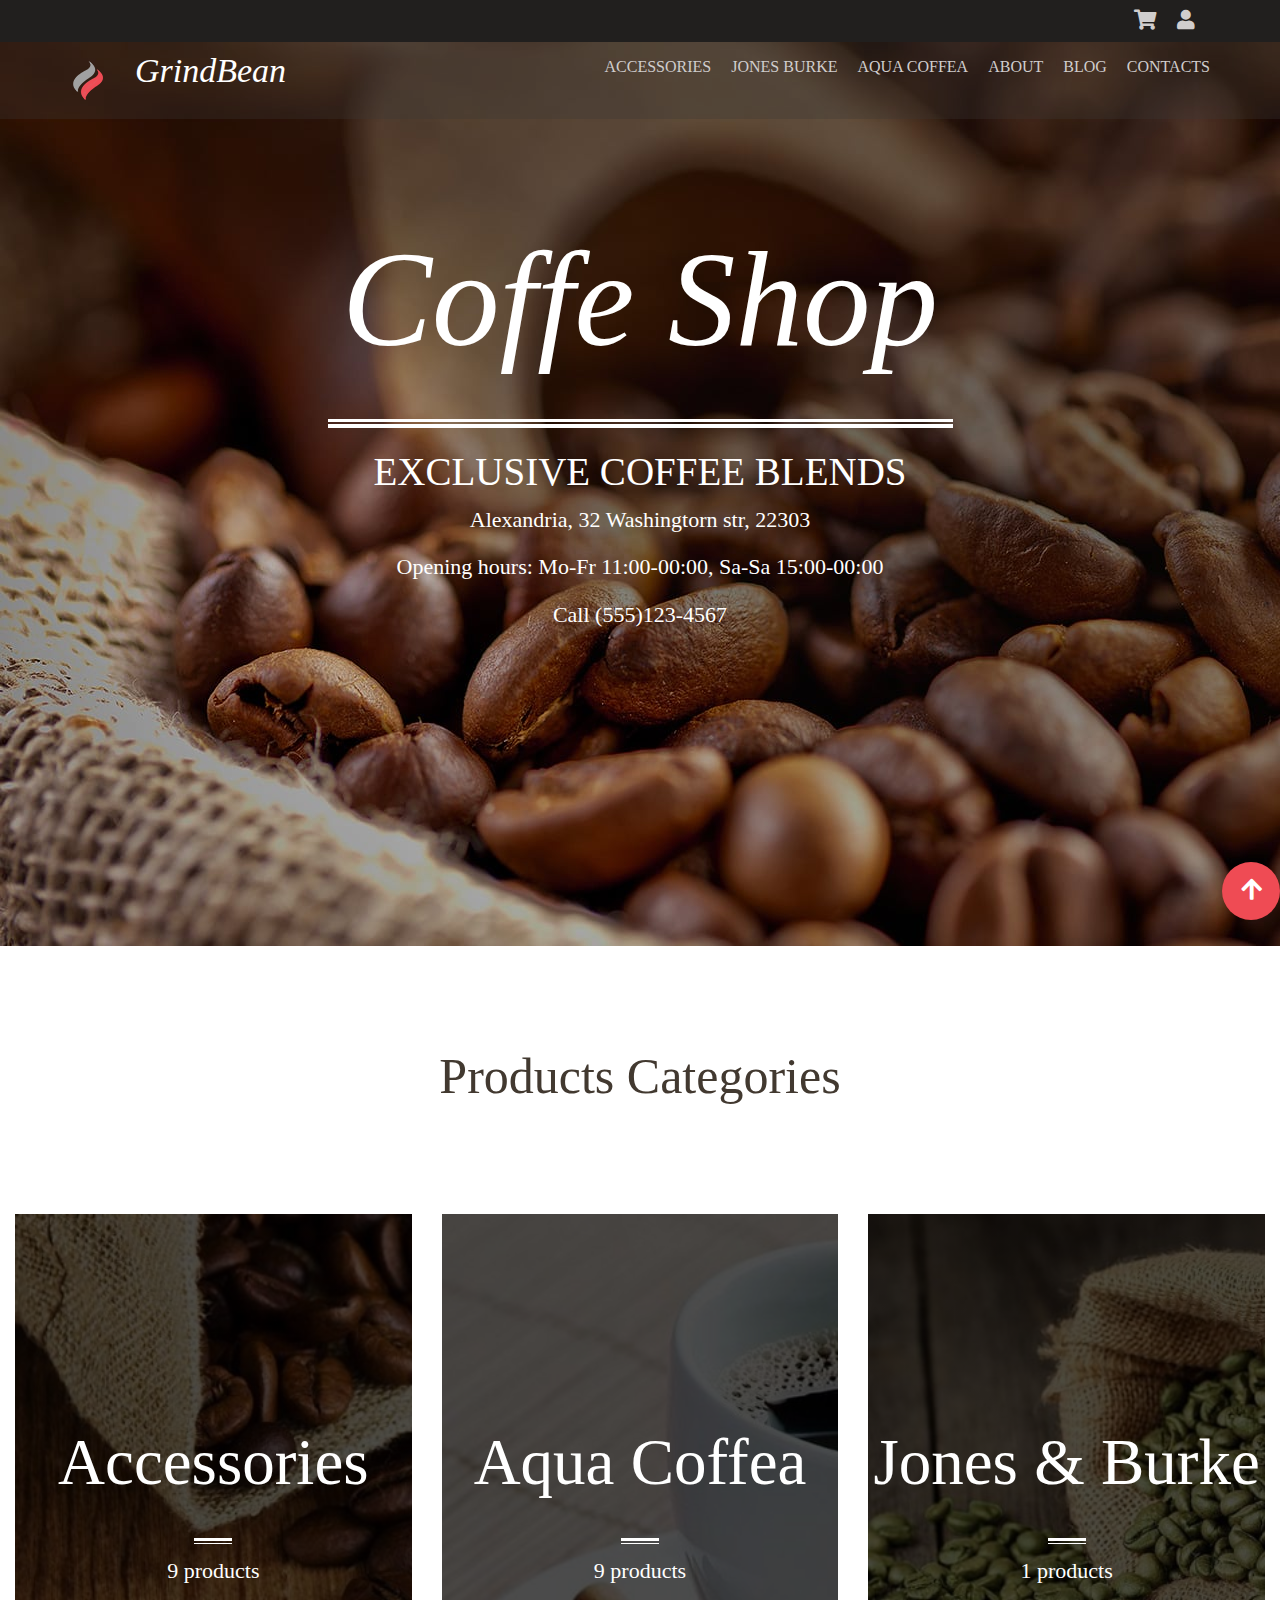
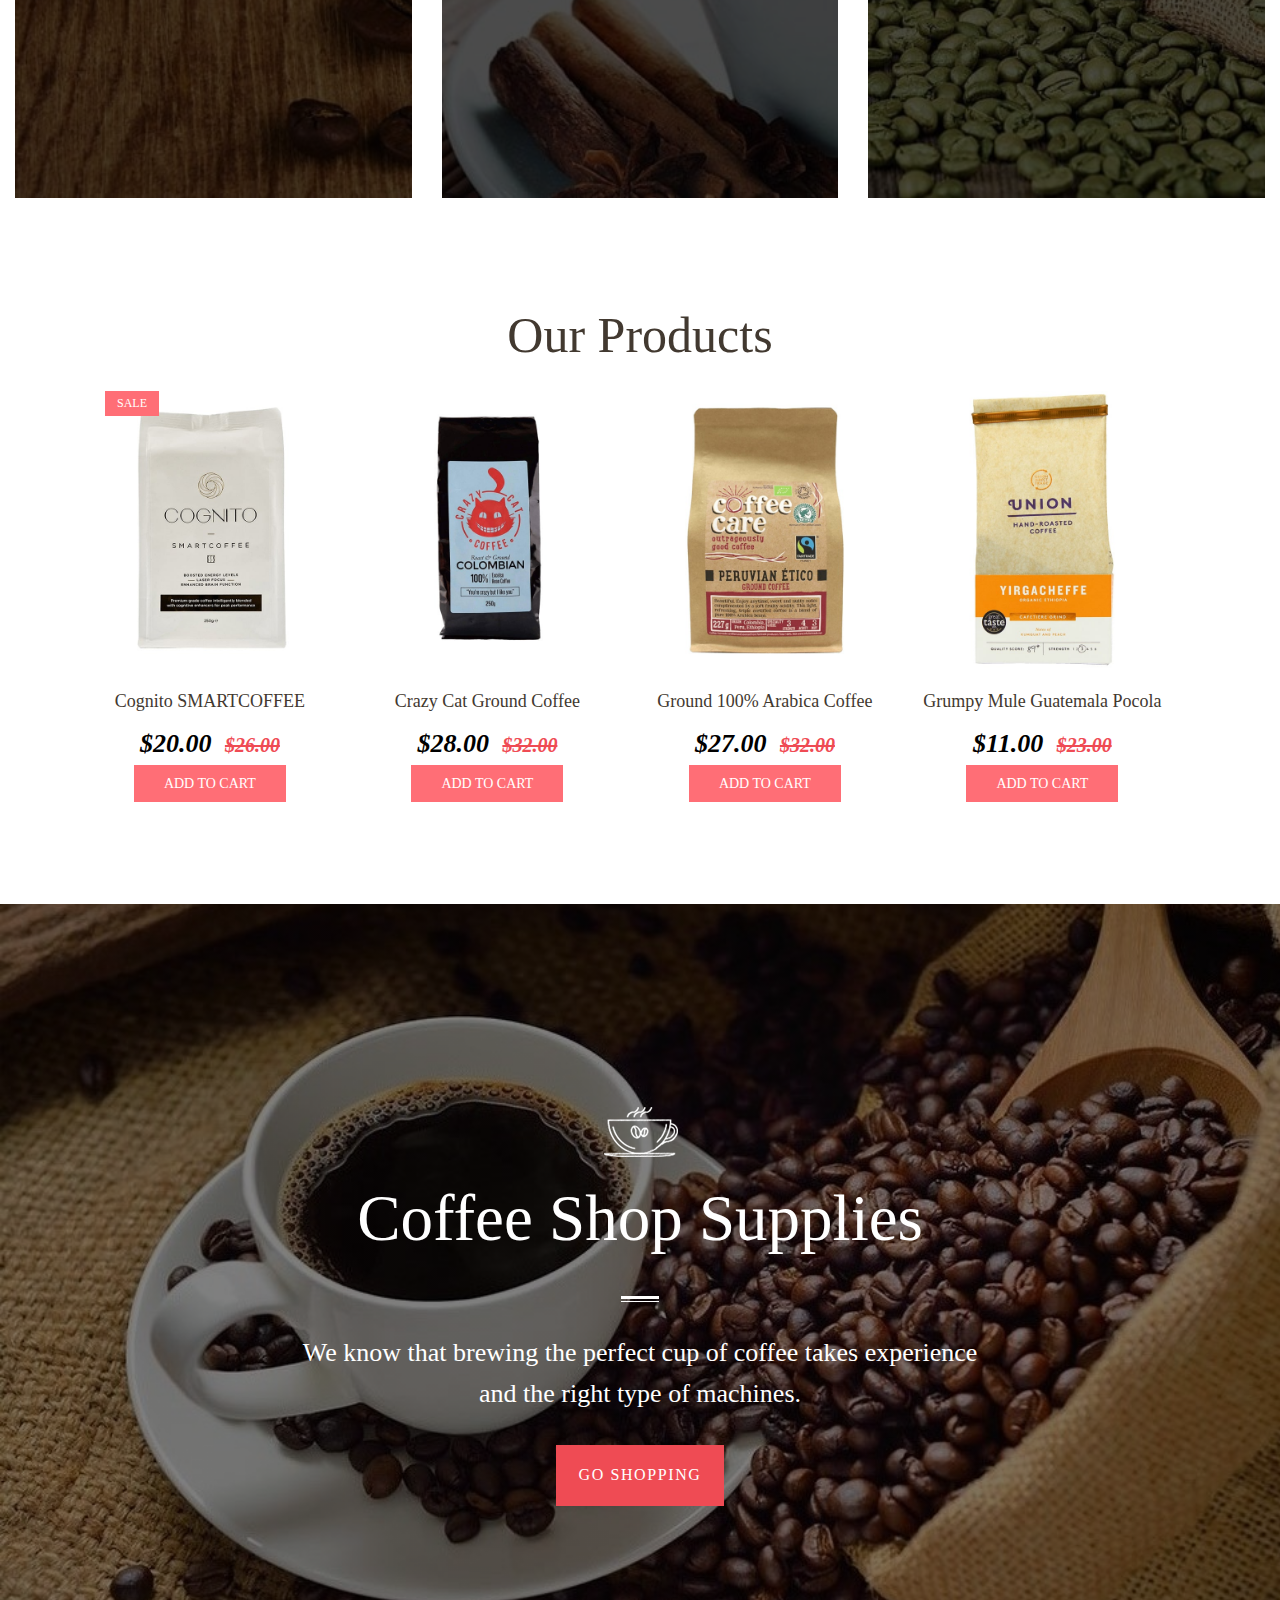
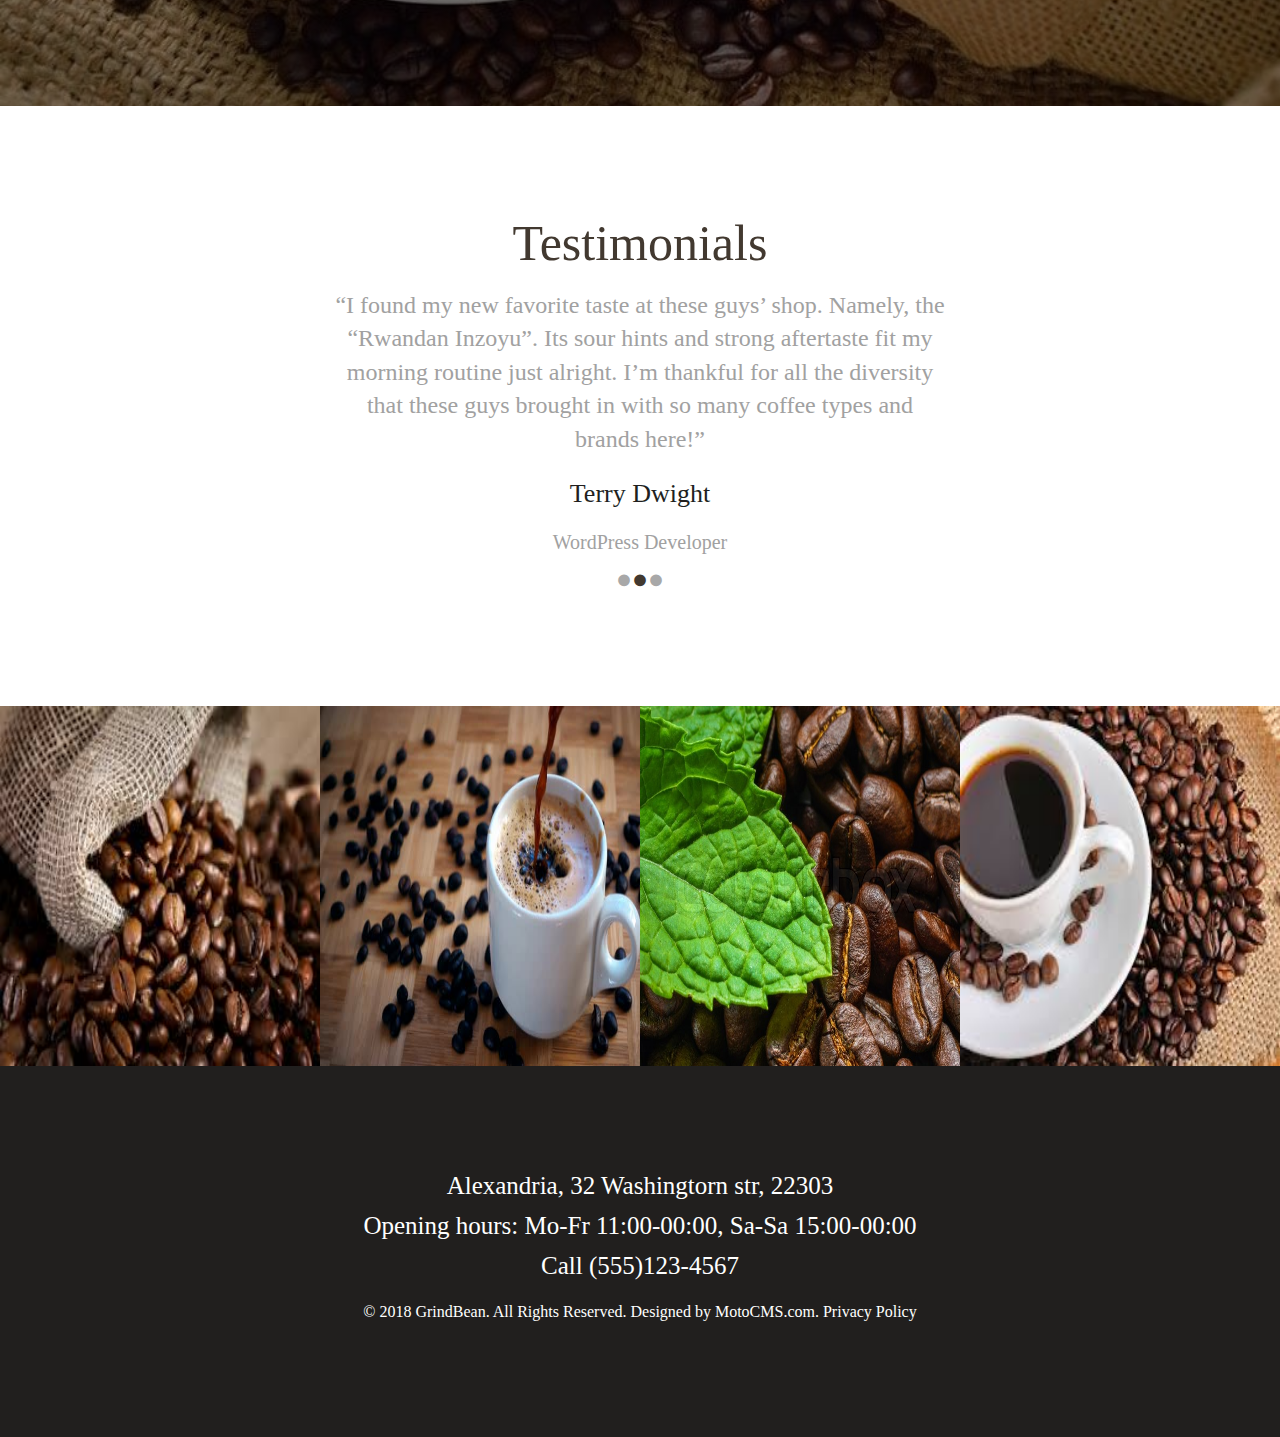
<file: 31 March template1/index.html>
<!DOCTYPE html>
<html lang="en">

<head>
    <meta charset="UTF-8">
    <meta name="viewport" content="width=device-width, initial-scale=1.0">
    <meta http-equiv="X-UA-Compatible" content="ie=edge">
    <title>Document</title>
    <link href="https://fonts.googleapis.com/css?family=EB+Garamond">
    <link rel="stylesheet" href="https://use.fontawesome.com/releases/v5.0.8/css/all.css">
    <link rel="stylesheet" href="https://maxcdn.bootstrapcdn.com/bootstrap/4.0.0/css/bootstrap.min.css">
    <link rel="stylesheet" href="css/style.css">
    <link rel="stylesheet" href="css/media.css">
</head>

<body>
    <a href="#" class="arrowUp"> <i class="fas fa-arrow-up"></i></a>
    <nav class="upperNav">
        <div class="container">
            <a href="#"><i class="fas fa-shopping-cart"></i></a>
            <a href="#"><i class="fas fa-user"></i></a>
        </div>
    </nav>
    <section class="info">
        <nav class="bottomNav">
            <div class="container">
                <div class="row">
                    <div class="left col-md-3">
                        <a href="#"><img src="images/logo.png" alt="logo"></a>
                        <p><a href="#"> GrindBean</a></p>
                    </div>
                    <div class="right col-md-9">
                        <ul>
                            <li><a href="#">ACCESSORIES</a></li>
                            <li><a href="#">JONES BURKE</a></li>
                            <li><a href="#">AQUA COFFEA</a></li>
                            <li><a href="#">ABOUT</a></li>
                            <li><a href="#">BLOG</a></li>
                            <li><a href="#">CONTACTS</a></li>
                        </ul>
                    </div>
                    <div class="col-sm-12 menu">
                        <i class="fas fa-bars"></i>
                        <nav class="menuNav">
                            <ul>
                                <li><a href="#">ACCESSORIES</a></li>
                                <li><a href="#">JONES BURKE</a></li>
                                <li><a href="#">AQUA COFFEA</a></li>
                                <li><a href="#">ABOUT</a></li>
                                <li><a href="#">BLOG</a></li>
                                <li><a href="#">CONTACTS</a></li>
                            </ul>
                        </nav>
                    </div>
                </div>
            </div>
        </nav>
        <div class="wrapper">
            <h1>Coffe Shop</h1>
            <div class="row">
                <div class="line col-sm-6"></div>
            </div>
            <h3>EXCLUSIVE COFFEE BLENDS</h3>
            <p>Alexandria, 32 Washingtorn str, 22303</p>
            <p>Opening hours: Mo-Fr 11:00-00:00, Sa-Sa 15:00-00:00</p>
            <p>Call (555)123-4567</p>
        </div>
    </section>
    <section class="categories">
        <h1>Products Categories</h1>
        <div class="row">
            <div class="col-md-4">
                <div class="innerwrapper">
                    <h1>Accessories</h1>
                    <div class="line">
                        <img src="images/line.png" alt="">
                    </div>
                    <p>9 products</p>
                </div>
            </div>
            <div class="col-md-4">
                <div class="innerwrapper">
                    <h1>Aqua Coffea</h1>
                    <div class="line">
                        <img src="images/line.png" alt="">
                    </div>
                    <p>9 products</p>
                </div>
            </div>
            <div class="col-md-4">
                <div class="innerwrapper">
                    <h1>Jones & Burke</h1>
                    <div class="line">
                        <img src="images/line.png" alt="">
                    </div>
                    <p>1 products</p>
                </div>
            </div>
        </div>
    </section>
    <section class="products">
        <div class="container">
            <div class="row">
                <div class="col-sm-12">
                    <h1>Our Products</h1>
                </div>
                <div class="col-md-3">
                    <div class="wrapper">
                        <a href="#"><img src="images/product1.jpeg" alt=""></a>
                        <div class="layout"><i class="fas fa-eye"></i></div>
                        <span>SALE</span>
                    </div>
                    <p><a href="#">Cognito SMARTCOFFEE</a></p>
                    <p>$20.00 <span>$26.00</span></p>
                    <a href="#">ADD TO CART</a>
                </div>
                <div class="col-md-3">
                    <div class="wrapper">
                        <a href="#"><img src="images/product2.jpeg" alt=""></a>
                        <div class="layout"><i class="fas fa-eye"></i></div>
                    </div>
                    <p><a href="#">Crazy Cat Ground Coffee</a></p>
                    <p>$28.00 <span>$32.00</span></p>
                    <a href="#">ADD TO CART</a>
                </div>
                <div class="col-md-3">
                    <div class="wrapper">
                        <a href="#"><img src="images/product3.jpeg" alt=""></a>
                        <div class="layout"><i class="fas fa-eye"></i></div>
                    </div>
                    <p><a href="#">Ground 100% Arabica Coffee</a></p>
                    <p>$27.00 <span>$32.00</span></p>
                    <a href="#">ADD TO CART</a>

                </div>
                <div class="col-md-3">
                    <div class="wrapper">
                        <a href="#"><img src="images/product4.jpeg" alt=""></a>
                        <div class="layout"><i class="fas fa-eye"></i></div>
                    </div>
                    <p><a href="#">Grumpy Mule Guatemala Pocola</a></p>
                    <p>$11.00 <span>$23.00</span></p>
                    <a href="#">ADD TO CART</a>
                </div>
            </div>
        </div>
    </section>
    <section class="supply">
        <img src="images/cup.png" alt="">
        <h1>Coffee Shop Supplies</h1>
        <img src="images/line.png" alt="">
        <p>We know that brewing the perfect cup of coffee takes experience <br> and the right type of machines.</p>
        <a href="#">GO SHOPPING</a>
    </section>
    <section class="testimonials">
        <h1>Testimonials</h1>
        <p>“I found my new favorite taste at these guys’ shop. Namely, the <br> “Rwandan Inzoyu”. Its sour hints and strong
            aftertaste fit my <br> morning routine just alright. I’m thankful for all the diversity <br> that these guys
            brought in with so many coffee types and <br> brands here!”
        </p>
        <p>Terry Dwight</p>
        <p>WordPress Developer</p>
        <p>
            <i class="fas fa-circle"></i>
            <i class="fas fa-circle"></i>
            <i class="fas fa-circle"></i>
        </p>
    </section>
    <section class="coffeeImages row">
        <div class="col-md-3 col-6">
            <img src="images/coffee1.jpeg" alt="">
            <div class="layout">
                <i class="fas fa-eye"></i>
            </div>
        </div>
        <div class="col-md-3 col-6">
            <img src="images/coffee2.jpg" alt="">
            <div class="layout">
                <i class="fas fa-eye"></i>
            </div>
        </div>
        <div class="col-md-3 col-6">
            <img src="images/coffee3.jpg" alt="">
            <div class="layout">
                <i class="fas fa-eye"></i>
            </div>
        </div>
        <div class="col-md-3 col-6">
            <img src="images/coffee4.jpeg" alt="">
            <div class="layout">
                <i class="fas fa-eye"></i>
            </div>
        </div>
    </section>
    <footer>
        <p>Alexandria, 32 Washingtorn str, 22303 <br> Opening hours: Mo-Fr 11:00-00:00, Sa-Sa 15:00-00:00 <br> Call <a href="#">(555)123-4567</a></p>
        <p>© 2018 GrindBean. All Rights Reserved. Designed by <span> MotoCMS.com.  Privacy Policy</span></p>
    </footer>
</body>

</html>
</file>
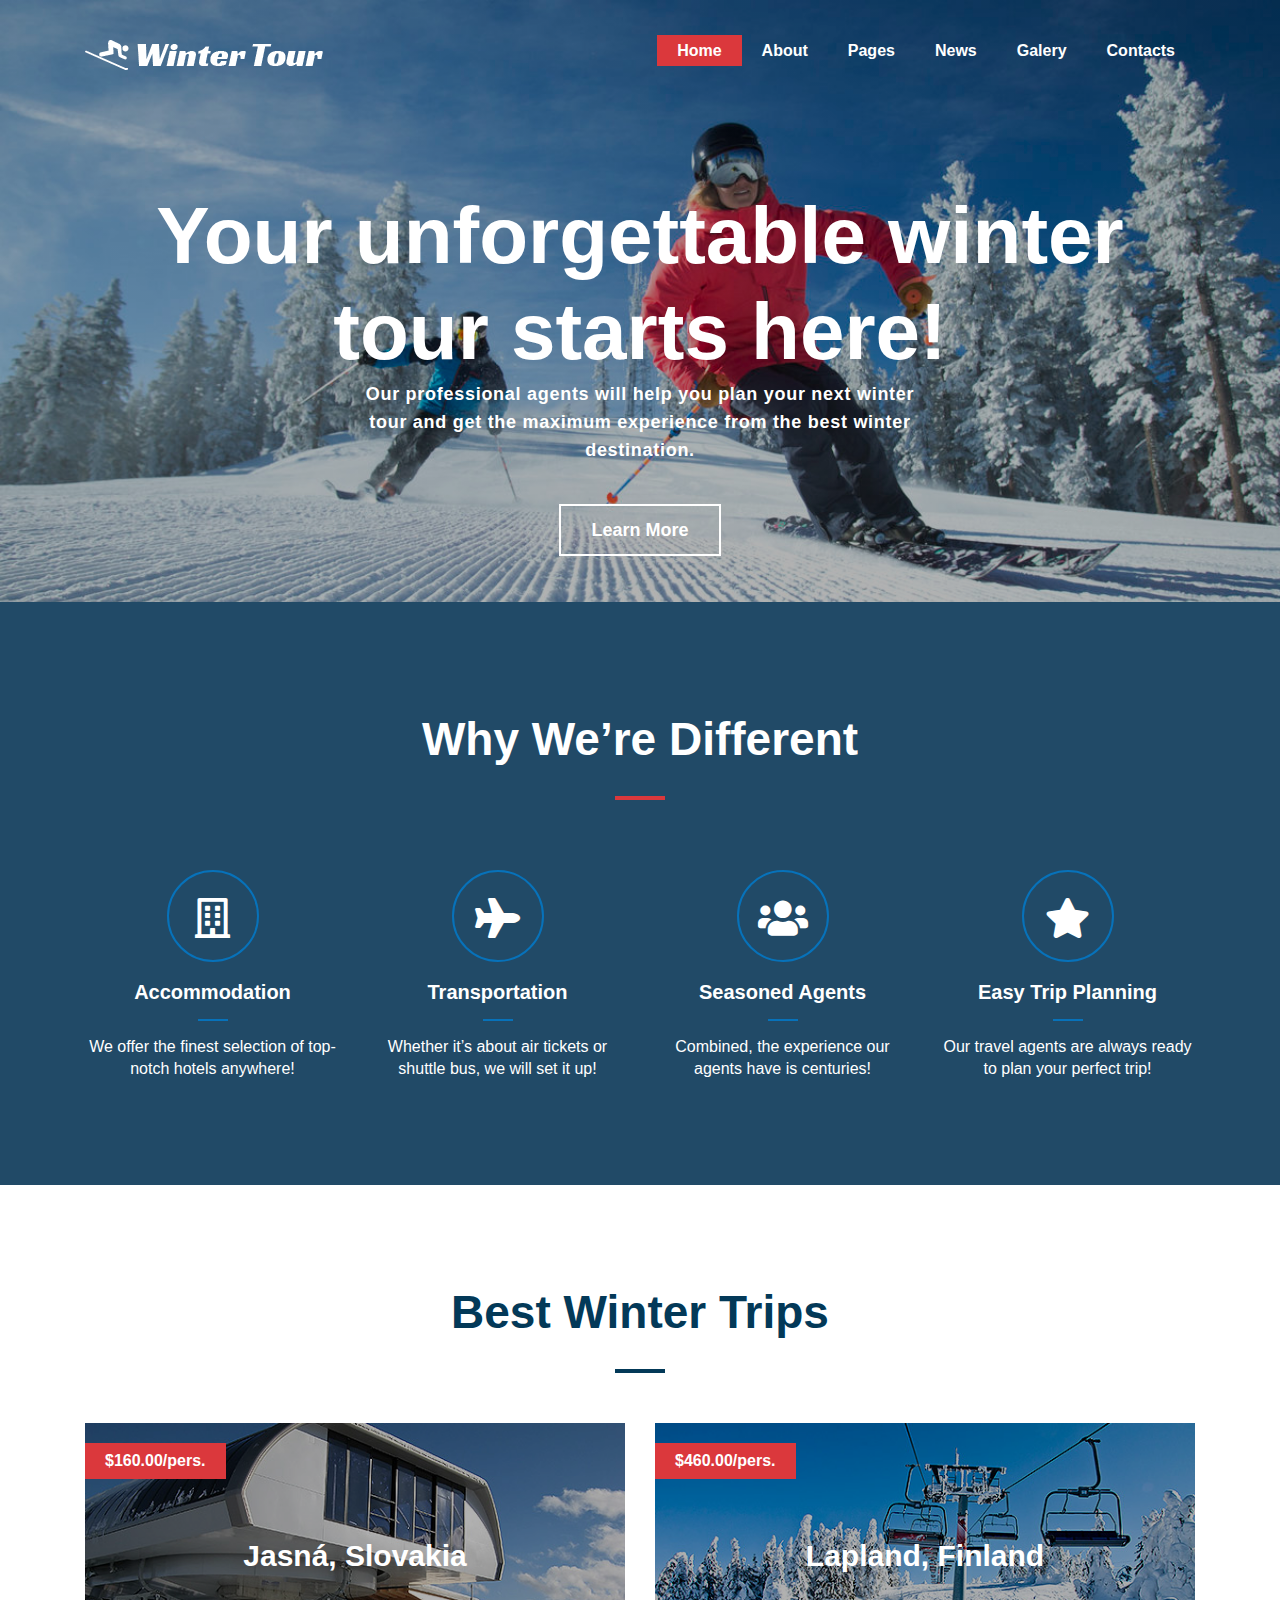
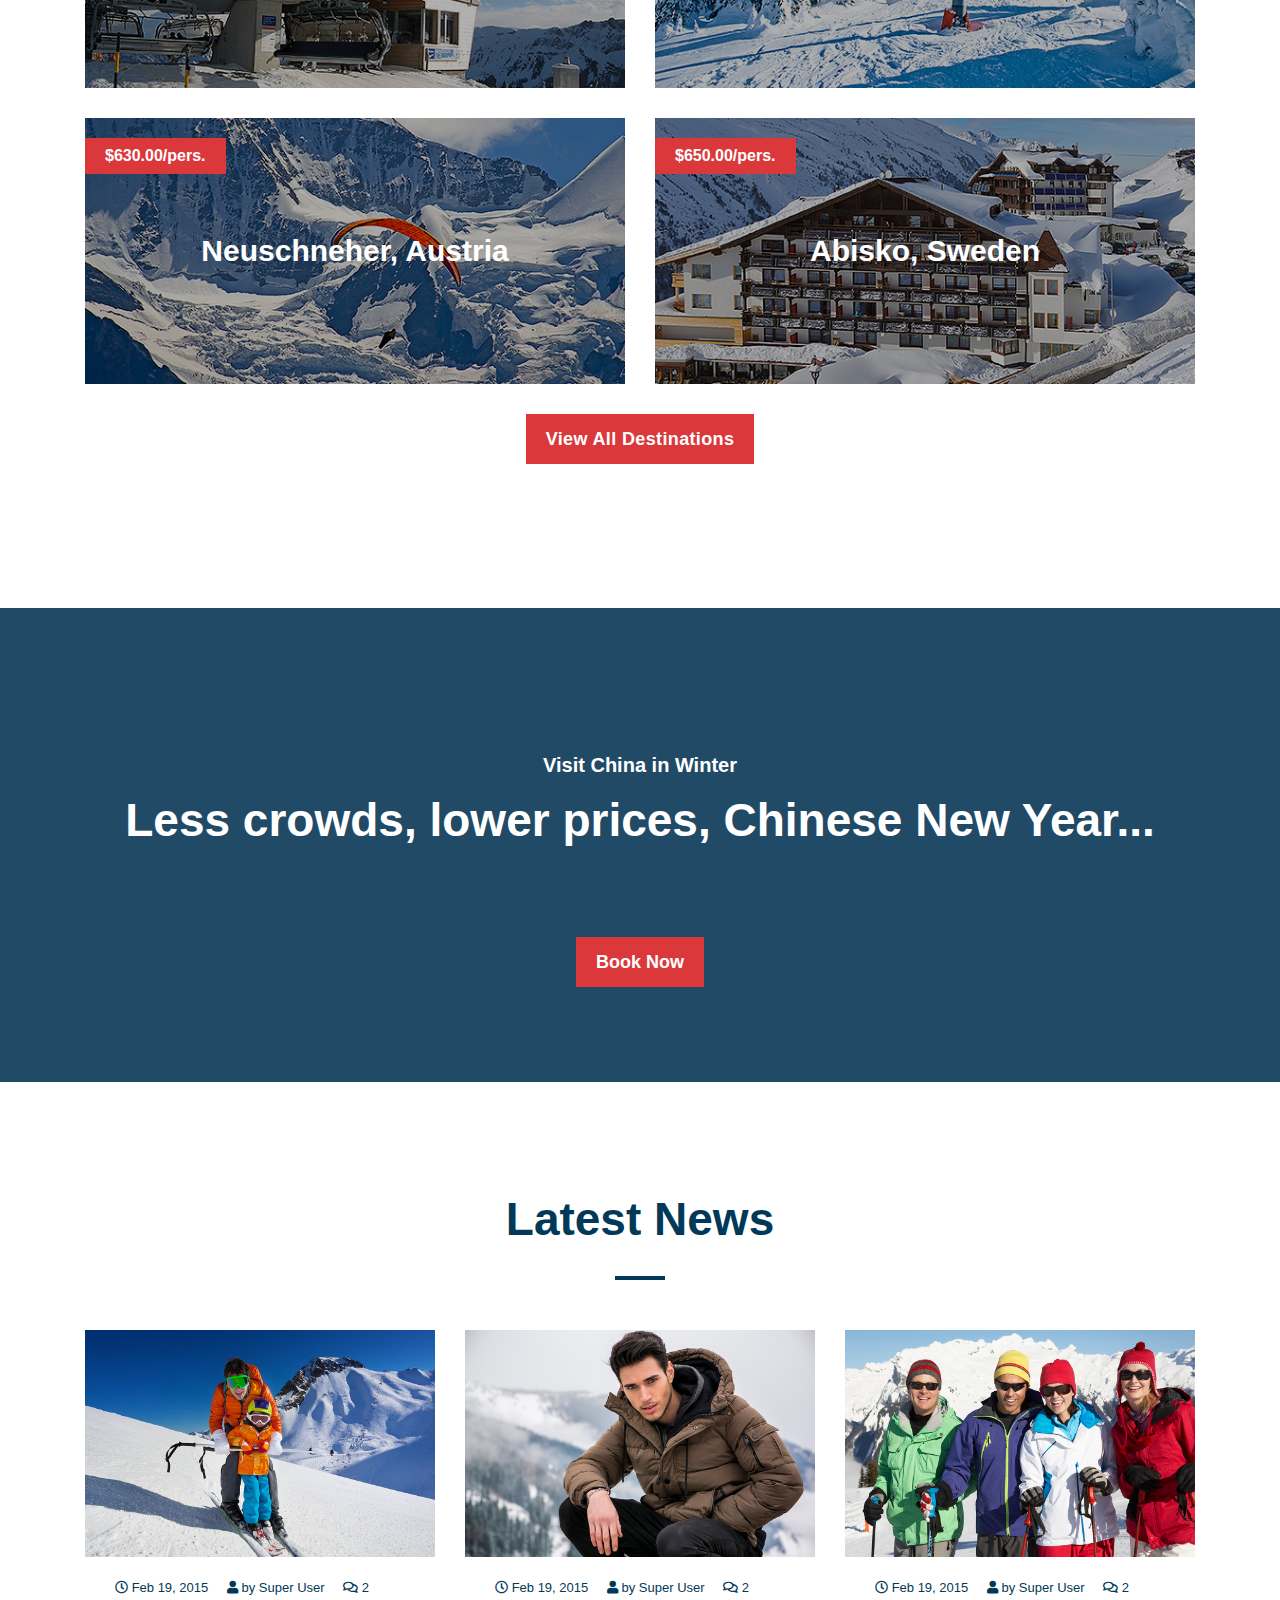
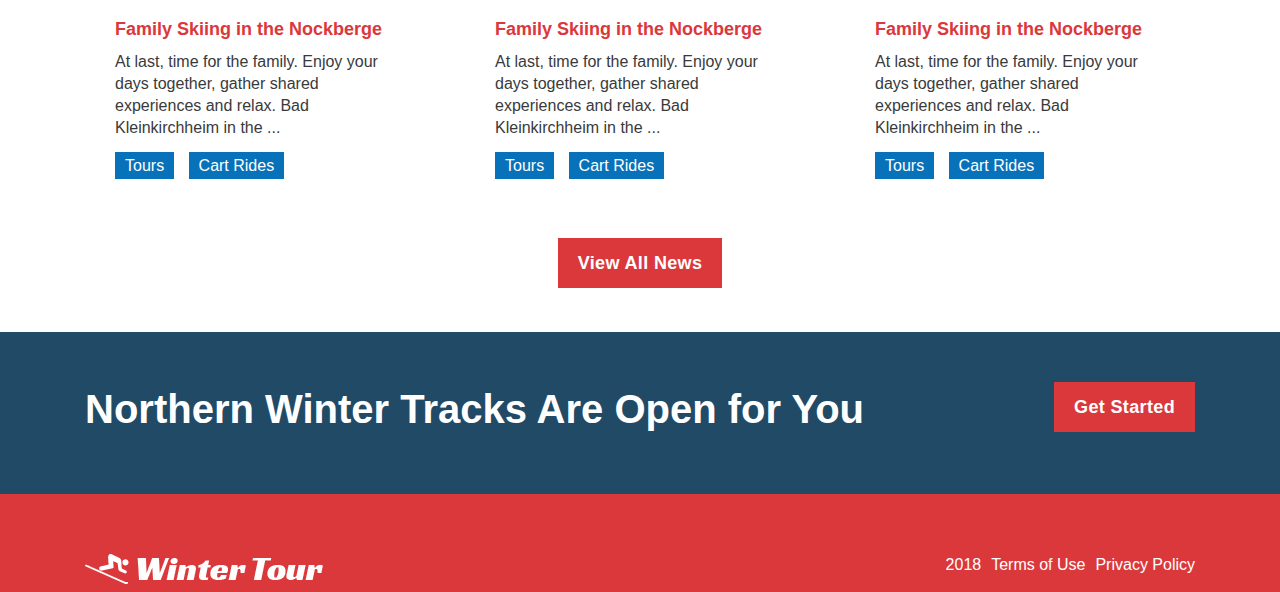
<file: 31 March template2/index.html>
<!DOCTYPE html>
<html lang="en">

<head>
    <meta charset="UTF-8">
    <meta name="viewport" content="width=device-width, initial-scale=1.0">
    <meta http-equiv="X-UA-Compatible" content="ie=edge">
    <title>Document</title>
    <link rel="stylesheet" href="https://use.fontawesome.com/releases/v5.0.9/css/all.css">
    <link rel="stylesheet" href="https://maxcdn.bootstrapcdn.com/bootstrap/4.0.0/css/bootstrap.min.css">
    <link rel="stylesheet" href="css/style.css">
</head>

<body>
    <header>
        <div class="container">
            <nav>
                <div class="left">
                    <a href="#"><img src="images/logo.png" alt=""></a>
                </div>
                <div class="right">
                    <ul>
                        <li> <a href="#">Home</a></li>
                        <li> <a href="#">About</a></li>
                        <li> <a href="#">Pages</a></li>
                        <li> <a href="#">News</a></li>
                        <li> <a href="#">Galery</a></li>
                        <li> <a href="#">Contacts</a></li>
                    </ul>
                </div>
            </nav>
            <section class="header">
                <h1>Your unforgettable winter tour starts here!</h1>
                <p>Our professional agents will help you plan your next winter tour and get the maximum experience from the
                    best winter destination.</p>
                <p><a href="#">Learn More</a></p>
            </section>
        </div>
    </header>
    <section class="info">
        <div class="container">
            <div class="row">
                <div class="col-md-12">
                    <h1>Why We’re Different</h1>
                </div>
                <div class="col-md-3">
                    <p><i class="far fa-building"></i></p>
                    <h6>Accommodation</h6>
                    <p>We offer the finest selection of top-notch hotels anywhere!</p>
                </div>
                <div class="col-md-3">
                    <p><i class="fas fa-plane"></i></p>
                    <h6>Transportation</h6>
                    <p>Whether it’s about air tickets or shuttle bus, we will set it up!</p>
                </div>
                <div class="col-md-3">
                    <p><i class="fas fa-users"></i></p>
                    <h6>Seasoned Agents</h6>
                    <p>Combined, the experience our agents have is centuries!</p>
                </div>
                <div class="col-md-3">
                    <p><i class="fas fa-star"></i></p>
                    <h6>Easy Trip Planning</h6>
                    <p>Our travel agents are always ready to plan your perfect trip!</p>
                </div>
            </div>
        </div>
    </section>
    <section class="trips">
        <div class="container">
            <div class="row">
                <div class="col-md-12">
                    <h1>Best Winter Trips</h1>
                </div>
                <div class="col-md-6">
                    <div class="wrapper">
                        <a href="#">
                            <img src="images/slovakia.jpeg" alt="">
                            <h2>Jasná, Slovakia</h2>
                            <div class="layout"></div>
                            <div class="price">
                                <p>$160.00/pers.</p>
                            </div>
                        </a>
                    </div>
                </div>
                <div class="col-md-6">
                    <div class="wrapper">
                        <a href="#">
                            <img src="images/finland.jpeg" alt="">
                            <h2>Lapland, Finland</h2>
                            <div class="layout"></div>
                            <div class="price">
                                <p>$460.00/pers.</p>
                            </div>
                        </a>
                    </div>
                </div>
                <div class="col-md-6">
                    <div class="wrapper">
                        <a href="#">
                            <img src="images/austria.jpeg" alt="">
                            <h2>Neuschneher, Austria</h2>
                            <div class="layout"></div>
                            <div class="price">
                                <p>$630.00/pers.</p>
                            </div>
                        </a>
                    </div>
                </div>
                <div class="col-md-6">
                    <div class="wrapper">
                        <a href="#">
                            <img src="images/sweden.jpeg" alt="">
                            <h2>Abisko, Sweden</h2>
                            <div class="layout"></div>
                            <div class="price">
                                <p>$650.00/pers.</p>
                            </div>
                        </a>
                    </div>
                </div>
                <div class="col-md-12">
                    <a href="#">View All Destinations</a>
                </div>
            </div>
        </div>
    </section>
    <section class="china">
        <div class="container">
            <p>Visit China in Winter</p>
            <h1>Less crowds, lower prices, Chinese New Year... </h1>
            <a href="#">Book Now</a>
        </div>
    </section>
    <section class="news">
        <div class="container">
            <div class="row">
                <div class="col-md-12">
                    <h1>Latest News</h1>
                </div>
                <div class="col-md-4">
                    <img src="images/news1.jpeg" alt="">
                    <div class="wrapper">
                        <p>
                            <i class="far fa-clock"></i>
                            <span>Feb 19, 2015	</span>
                            <i class="fas fa-user"></i>
                            <span>by Super User	</span>
                            <i class="far fa-comments"></i>
                            <span>2</span>
                        </p>
                        <h3><a href="#">Family Skiing in the Nockberge</a></h3>
                        <p>At last, time for the family. Enjoy your days together, gather shared experiences and relax. Bad
                            Kleinkirchheim in the ...</p>
                        <p>
                            <span><a href="#"> Tours</span> </a>
                            <span><a href="#">  Cart Rides</span> </a>
                        </p>
                    </div>
                </div>
                <div class="col-md-4">
                    <img src="images/news2.jpeg" alt="">
                    <div class="wrapper">
                        <p>
                            <i class="far fa-clock"></i>
                            <span>Feb 19, 2015	</span>
                            <i class="fas fa-user"></i>
                            <span>by Super User	</span>
                            <i class="far fa-comments"></i>
                            <span>2</span>
                        </p>
                        <h3><a href="#">Family Skiing in the Nockberge</a></h3>
                        <p>At last, time for the family. Enjoy your days together, gather shared experiences and relax. Bad
                            Kleinkirchheim in the ...</p>
                        <p>
                            <span><a href="#"> Tours</span> </a>
                            <span><a href="#">  Cart Rides</span> </a>
                        </p>
                    </div>
                </div>
                <div class="col-md-4">
                    <img src="images/news3.jpeg" alt="">
                    <div class="wrapper">
                        <p>
                            <i class="far fa-clock"></i>
                            <span>Feb 19, 2015	</span>
                            <i class="fas fa-user"></i>
                            <span>by Super User	</span>
                            <i class="far fa-comments"></i>
                            <span>2</span>
                        </p>
                        <h3><a href="#">Family Skiing in the Nockberge</a></h3>
                        <p>At last, time for the family. Enjoy your days together, gather shared experiences and relax. Bad
                            Kleinkirchheim in the ...</p>
                        <p>
                            <span><a href="#"> Tours</span> </a>
                            <span> <a href="#"> Cart Rides</span> </a>
                        </p>
                    </div>
                </div>
                <div class="col-md-12">
                    <span><a href="#">view all news</a></span>
                </div>
            </div>
        </div>
    </section>
    <footer>
        <div class="upper">
            <div class="container">
                <div class="row">
                    <div class="col-md-10">
                        <h1>Northern Winter Tracks Are Open for You</h1>
                    </div>
                    <div class="col-md-2">
                        <span> <a href="#">Get Started</a></span>
                    </div>
                </div>
            </div>
        </div>
        <div class="bottom">
            <div class="container">
                <div class="row">
                    <div class="col-md-6">
                        <a href="#"><img src="images/logo.png" alt=""></a>
                    </div>
                    <div class="col-md-6">
                        <ul>
                            <li> <a href="#">2018</a></li>
                            <li> <a href="#"> Terms of Use</a></li>
                            <li> <a href="#"> Privacy Policy</a></li>
                        </ul>
                    </div>
                </div>
            </div>
        </div>
    </footer>

</body>

</html>
</file>
<file: 31 March template1/css/style.css>
* {
    box-sizing: border-box;
    margin: 0px;
    padding: 0px;
}

a {
    text-decoration: none;
}

li {
    list-style-type: none;
}

body {
    font-family: "Helvetica Neue", Helvetica, Arial, sans-serif;
    font-size: 14px;
    line-height: 1.42857143;
    color: #333;
    background-color: #fff;
}
.arrowUp{
    position: fixed;
    bottom: -20px;
    right: 0;
    width: 58px;
    height: 58px;
    font: 24px/56px 'FontAwesome';
    color: #ffffff;
    text-align: center;
    transition: .3s;
    background: #ef4b54;
    border-radius: 50%;
    z-index: 3;
}
.arrowUp:hover{
    background: #d0cdcd;
    color: #ffffff;
}
.upperNav {
    padding-top: 10px;
    padding-bottom: 10px;
    background: #211f1e;
}

.upperNav .container {
    display: flex;
    justify-content: flex-end;
}

.upperNav .container a:first-child {
    margin-right: 20px;
}

.upperNav .container a i {
    color: #d0cdcd;
    font-size: 20px;
    cursor: pointer;
}

.bottomNav {
    margin-top: 0px;
    margin-bottom: 0px;
    margin-left: 0px;
    margin-right: 0px;
    padding-top: 0px;
    padding-bottom: 0px;
    padding-left: 0px;
    padding-right: 0px;
    background-color: rgba(59, 55, 53, 0.32);
    border-style: none;
    border-color: #fff;
    border-left-width: 0px;
    border-right-width: 0px;
    border-top-width: 0px;
    border-bottom-width: 0px;
    border-top-left-radius: 0px;
    border-top-right-radius: 0px;
    border-bottom-left-radius: 0px;
    border-bottom-right-radius: 0px;
}

.bottomNav .container {
    display: flex;
    justify-content: space-between;
    padding: 5px 0;
}

.bottomNav .container .left {
    display: flex;
    padding: 0 1px;
}

.bottomNav .container .left p {
    font-weight: 400;
    font-style: italic;
    font-family: 'EB Garamond', serif;
    color: #ffffff;
    font-size: 34px;
    letter-spacing: 0px;
    margin-left: 30px;
}

.bottomNav .container .left p a {
    color: #ffffff;
    text-decoration: none;
    font-weight: 400;
    font-style: italic;
}
.bottomNav .container .col-md-9{
    display: flex;
    justify-content: flex-end;
    padding-right: 0;
}
.bottomNav .container .right ul {
    display: flex;
    padding-bottom: 10px;
    padding-top: 10px;
}

.bottomNav .container .right ul li a {
    font-family: 'EB Garamond', serif;
    font-weight: 400;
    font-style: normal;
    color: #d0cdcd;
    text-decoration: none;
    border-color: transparent;
    padding: 0 0 2px;
    border-width: 0 0 1px;
    border-style: solid;
    line-height: 1.25;
    font-size: 16px;
    margin-right: 20px;
    transition: .3s;
}
.bottomNav .container .right ul li:last-of-type a{
    margin-right: 0;
}
.bottomNav .container .right ul li a:hover{
    color: #ff6e76;
    text-decoration: underline; 
}
.bottomNav .container .row{
    width: 100%;
}
.bottomNav .container .row .col-sm-12{
    position: relative;
    text-align: center;
    display: none;
}
.bottomNav .container .row .col-sm-12 i{
    font-size: 24px;
    line-height: 40px;color: #211f1e;
    background-color: #ffffff;
    padding: 0 10px;
}
.bottomNav .container .row .col-sm-12 .menuNav{
    position: absolute;
    bottom: -165px;
    color: #211f1e;
    text-decoration: none;
    background-color: #ffffff;
    font-family: 'EB Garamond', serif;
    font-weight: 400;
    font-style: normal;
    padding: 10px 50px 10px 20px;
    font-size: 18px;
    line-height: 1.2;
    text-align: left;
    width: 100%;
    opacity: 0;
}
.bottomNav .container .row .col-sm-12 .menuNav a{
    background-color: #ffffff;
}
.info{
    background-image: url(../images/bg-1.jpg);
}
.info .wrapper{
    padding-left: 15px;
    padding-right: 15px;
    padding-top: 100px;
    padding-bottom: 300px;
    text-align: center;
}
.info .wrapper h1{
    padding-bottom: 30px;
    text-align: center;
    font-weight: 400;
    font-style: italic;
    font-family: 'EB Garamond', serif;
    color: #ffffff;
    font-size: 135px;
}
.info .wrapper .line{
    padding-left: 15px;
    padding-right: 15px;
    margin-bottom: 20px;
    padding-bottom: 10px;
    border-color: #fff;
    background-image: url(../images/line.png);
}
.info .wrapper .row{
    display: flex;
    justify-content: center;
}
.info .wrapper h3{
    font-weight: 400;
    font-style: normal;
    font-family: 'EB Garamond', serif;
    color: #ffffff;
    font-size: 39px;
}
.info .wrapper p{
    font-weight: 400;
    font-style: normal;
    font-family: 'EB Garamond', serif;
    color: #ffffff;
    font-size: 22px;
}
.categories{
    padding-top: 100px;
}
.categories h1{
    font-weight: 400;
    font-style: normal;
    font-family: 'EB Garamond', serif;
    color: #423930;
    font-size: 50px;
    text-align: center;
}
.categories .row{
    padding-bottom: 100px;
    padding-top: 100px;
    margin-right: 0;
    margin-left: 0;
}
.categories .row .col-md-4:nth-child(1) .innerwrapper{
    background: linear-gradient(rgba(0, 0, 0, 0.7) 100%, rgba(0, 0, 0, 0.7) 100%), url(../images/category1.jpg);
    background-size: cover;
    padding: 200px 0;
    text-align: center;
    color: white;
}
.categories .row .col-md-4:nth-child(2) .innerwrapper{
    background: linear-gradient(rgba(0, 0, 0, 0.7) 100%, rgba(0, 0, 0, 0.7) 100%), url("../images/category2.jpg"); 
    background-size: cover;
    padding: 200px 0;
    text-align: center;
    color: white;
}
.categories .row .col-md-4:nth-child(3) .innerwrapper{
    background: linear-gradient(rgba(0, 0, 0, 0.7) 100%, rgba(0, 0, 0, 0.7) 100%), url("../images/category3.jpg"); 
    background-size: cover;
    padding: 200px 0;
    text-align: center;
    color: white;
    margin-right: 0;
}
.categories .row .col-md-4 .innerwrapper h1{
    font-weight: 400;
    font-style: normal;
    font-family: 'EB Garamond', serif;
    color: #ffffff;
    font-size: 65px;
    line-height: 1.5;
    transition: .3s;
}
.categories .row .col-md-4 .innerwrapper h1:hover{
    color: #ff6e76;
}
.categories .row .col-md-4 .innerwrapper .line{
    padding-bottom: 10px;
    padding-top: 10px;
    text-align: center;
}
.categories .row .col-md-4 .innerwrapper p{
    font-weight: 400;
    font-style: normal;
    font-family: 'EB Garamond', serif;
    color: #ffffff;
    font-size: 22px;
    line-height: 1;
}
.products{
    margin-bottom: 100px;
}
.products .container .row .col-sm-12 h1{
    text-align: center;
    font-weight: 400;
    font-style: normal;
    font-family: 'EB Garamond', serif;
    color: #423930;
    font-size: 50px;
    line-height: 1.5;
    letter-spacing: 0px
}
.products .container .row .col-md-3{
    position: relative;
    padding: 10px 0;
    text-align: center;
}
.products .container .row .col-md-3 .wrapper{
    position: relative;
    margin-bottom: 20px;
}
.products .container .row .col-md-3 img{
    width: 100%;
    margin-left: -10%;
}
.products .container .row .col-md-3 .wrapper span{
    position: absolute;
    top: 0;
    left:20px;
    background: #ff6e76;
    font-weight: 500;
    font-style: normal;
    font-family: 'EB Garamond', serif;
    color: #ffffff;
    min-width: 48px;
    padding: 4px 12px;
    font-size: 12px;
}
.products .container .row .col-md-3 p a{
    transition: .3s;
    white-space: nowrap;
    overflow: hidden;
    font-weight: 400;
    font-style: normal;
    font-family: 'EB Garamond', serif;
    color: #423930;
    font-size: 18px;
    line-height: 1.5;
    letter-spacing: 0px;
    margin-left: -10%;
}
.products .container .row .col-md-3 p:nth-of-type(2){
    font-weight: 600;
    font-style: italic;
    font-family: 'EB Garamond', serif;
    color: #000000;
    font-size: 26px;
    line-height: 1;
    letter-spacing: 0px;
    margin-left: -10%;
}
.products .container .row .col-md-3 p a:hover{
    color: #ff7200;
    text-decoration: none;
}
.products .container .row .col-md-3 p:nth-of-type(2) span{
    font-weight: 600;
    font-style: italic;
    font-family: 'EB Garamond', serif;
    color: #ef4b54;
    font-size: 20px;
    line-height: 1;
    letter-spacing: 0px;
    text-decoration: line-through;
    margin-left: 7px;
}

.products .container .row .col-md-3>a{
    font-family: 'EB Garamond', serif;
    font-weight: 500;
    font-style: normal;
    color: #ffffff;
    background-color: #ff6e76;
    border-color: #ff6e76;
    padding: 11px 30px;
    font-size: 14px;
    margin-left: -10%;
    transition: .4s;
}
.products .container .row .col-md-3>a:hover{
    color: #ffffff;
    background-color: #423930;
    border-color: #423930;
    text-decoration: none;
}
.products .container .row .col-md-3 .layout{
    position: absolute;
    overflow: hidden;
    width: 90%;
    height: 100%;
    transition: 0.4s;
    background-color: rgba(0,0,0,0.15);
    text-align: center;
    top: 0;
    left: 0;
    padding: 10px;
    opacity: 0;
}
.products .container .row .col-md-3 .layout i{
    color: #ff6e76;
    width: 34px;
    height: 34px;
    line-height: 34px;
    text-align: center;
    font-size: 18px;
    background: #ffffff;
    position: absolute;
    top: 45%;
    left: 45%;
    opacity: 0;
}
.products .container .row .col-md-3 .wrapper:hover .layout{
    opacity: 1;
    cursor: pointer;
}
.products .container .row .col-md-3:hover .layout i{
    opacity: 1;
}
.supply{
    background-image: linear-gradient(rgba(0, 0, 0, 0.5) 100%, rgba(0, 0, 0, 0.5) 100%),url(../images/bg-2.jpg);
    background-repeat: no-repeat;
    background-size: cover;
    padding: 200px 0;
    text-align: center;
    color: white;
}
.supply h1{
    padding: 10px 0;
    font-weight: 400;
    font-style: normal;
    font-family: 'EB Garamond', serif;
    color: #ffffff;
    font-size: 65px;
    line-height: 1.5;
    letter-spacing: 0px;
}
.supply img:last-of-type{
    padding-bottom: 30px;
    padding-top: 10px;
}
.supply p{

    font-weight: 400;
    font-style: normal;
    font-family: 'EB Garamond', serif;
    color: white;
    font-size: 26px;
    line-height: 1.6;
    letter-spacing: 0px;
    margin-bottom: 30px;
}
.supply a{
    font-family: 'EB Garamond', serif;
    font-weight: 500;
    font-style: normal;
    color: #ffffff;
    background-color: #ef4b54;
    border-color: #ef4b54;
    padding: 18px 22px;
    position: relative;
    text-align: center;
    z-index: 1;
    border-width: 1px;
    border-style: solid;
    transition: .3s;
    letter-spacing: 1.6px;
    font-size: 16px;
    display: inline-block;
    cursor: pointer;
}
.supply a:hover{
    color: #ffffff;
    background-color: #423930;
    border-color: #423930;
    text-decoration: none;
}
.testimonials{
    padding: 100px 0;
    text-align: center;
}
.testimonials h1{
    font-weight: 400;
    font-style: normal;
    font-family: 'EB Garamond', serif;
    color: #423930;
    font-size: 50px;
    line-height: 1.5;
    letter-spacing: 0px;
}
.testimonials p:nth-of-type(1){
    font-weight: 400;
    font-style: normal;
    font-family: 'EB Garamond', serif;
    color: #a1a1a1;
    font-size: 24px;
    line-height: 1.4;
    letter-spacing: 0px;
}
.testimonials p:nth-of-type(2){
    font-weight: 400;
    font-style: normal;
    font-family: 'EB Garamond', serif;
    color: #211f1e;
    font-size: 26px;
    line-height: 1.6;
    letter-spacing: 0px;
}
.testimonials p:nth-of-type(3){
    font-weight: 400;
    font-style: normal;
    font-family: 'EB Garamond', serif;
    color: #a1a1a1;
    font-size: 20px;
    line-height: 1.2;
    letter-spacing: 0px;
}
.testimonials p:nth-of-type(4) i{
    color: #a8a8a8;
    font-size: 12px;
}
.testimonials p:nth-of-type(4) i:nth-child(2){
    color:#423930
}
.row{
    margin: 0;
}
.coffeeImages .col-md-3 img{
    width: 100%;
    height: 100%;
}
.coffeeImages .col-md-3{
    padding: 0;
    position: relative;
    height: 360px;
}
.coffeeImages .col-md-3 .layout{
    position: absolute;
    top: 0;
    left: 0;
    width: 100%;
    height: 100%;
    background-color: rgba(0,0,0,0.75);
    transition: .3s;
    opacity: 0;    
}
.coffeeImages .col-md-3:hover .layout{
    opacity: 1;
}

.coffeeImages .col-md-3 .layout i{
    position: absolute;
    top: 40%;
    left: 40%;
    color: #ffffff;
    font-size: 28px;
}
footer{
    text-align: center;
    padding: 100px 0;
    background: #211f1e;
}
footer p:nth-of-type(1){
    font-weight: 400;
    font-style: normal;
    font-family: 'EB Garamond', serif;
    color: #ffffff;
    font-size: 25px;
    line-height: 1.6;
    letter-spacing: 0px;
}
footer p:nth-of-type(1) a{
    color: #ffffff;
    text-decoration: none;
    font-weight: 400;
    font-style: normal;
}
footer p:nth-of-type(2){
    font-weight: 400;
    font-style: normal;
    font-family: 'EB Garamond', serif;
    color: #ffffff;
    font-size: 16px;
    line-height: 1.2;
    letter-spacing: 0px;
}
</file>
<file: 31 March template1/css/media.css>
@media only screen and (max-width: 991px) {
    .bottomNav .container .row .col-sm-12{
        display: flex;
        justify-content: center;
    }
    .bottomNav .container .right{
        display: none;
    }
    .categories .row .col-md-4{
        margin-bottom: 20px;
    }
}
@media only screen and (max-width: 600px){
    .upperNav .container{
        display: flex;
        justify-content: center;
    }
    
}
</file>
<file: 31 March template2/css/style.css>
* {box-sizing: border-box; margin:0px; padding: 0px;}

a{
    text-decoration: none;
}
li{
    list-style-type: none;
}
body{
    font-family: Roboto, sans-serif;
    font-size: 16px;
    line-height: 22px;
    color: rgb(57, 58, 60);
}
header{
    background: linear-gradient(rgba(0, 0, 0, 0.3) 100%, rgba(0, 0, 0, 0.7) 100%),url(../images/bg1.jpg);
    background-repeat: no-repeat;
    background-size: cover;
    background-color: rgba(0, 0, 0, 0.3);
}
header .container nav{
    display: flex;
    justify-content: space-between;
    padding: 40px 0;
}
header .container nav .right ul{
    display: flex;
}    
header .container nav .right ul li{
    line-height: 22px;
    
} 
header .container nav .right ul li a{
    font: 16px / 22px 'Roboto', sans-serif;
    height: 38px;
    padding: 7px 20px;
    position: relative;
    font-weight: 700;
    color: #ffffff;
    transition: 0.3s;
}
header .container nav .right ul li:first-of-type a{
    background: #db383c;    
}
header .container nav .right ul li a:hover{
    background: #db383c;
    text-decoration: none;
}
header .container .header{
    text-align: center;
    padding-top: 70px;
    padding-bottom: 30px;
    color: #ffffff;
}
header .container .header h1{
    font: 700 80px/1.2em 'Roboto', sans-serif;
    margin-bottom: 0;
    margin-top: 0;
}
header .container .header p:first-of-type{
    font: 700 18px/28px 'Roboto', sans-serif;
    letter-spacing: 0.04em;
    max-width: 580px;
    margin: 0 auto;
    display: block;
    width: 100%;
    padding-bottom: 40px;
}
header .container .header p a{
    display: inline-block;
    font-weight: 700;
    font-size: 18px;
    line-height: 22px;
    font-weight: 700;
    font-size: 18px;
    line-height: 22px;
    color: #ffffff;
    background: none !important;
    border: 2px solid #ffffff;
    box-sizing: border-box;
    padding: 13px 30px;
    transition: 0.3s;
}
header .container .header p a:hover{
    text-decoration: none;
    background: #ffffff !important;
    color: #0772ba;
}
.info{
    background-color: #214a67;
    padding: 110px 0 45px;
    color: #ffffff;
}
.info .container{
    width: 100%;
}
.info .container .row .col-md-12 h1{
    font-size: 46px;
    line-height: 54px;
    margin: 0 auto 60px;
    text-align: center;
    font-weight: bold;
}
.info .container .row .col-md-12 h1::after{
    content: "";
    width: 50px;
    height: 4px;
    display: block;
    position: relative;
    bottom: -30px;
    margin-bottom: 40px;
    left: 50%;
    margin-left: -25px;
    background: #db383c;
}
.info .container .row .col-md-3{
    text-align: center;
    margin-bottom: 44px;
}
.info .container .row .col-md-3 p i{
    border: 2px solid #0772ba;
    height: 92px;
    width: 92px;
    border-radius: 500px;
    display: block;
    position: relative;
    font-size: 40px;
    line-height: 92px;
    text-align: center;
    color: #ffffff;
    margin: 40px auto 18px auto;
}
.info .container .row .col-md-3 h6{
    font-size: 20px;
    margin-bottom: 20px;
    font-weight: bold;
}
.info .container .row .col-md-3 h6::after{
    content: "";
    width: 30px;
    height: 2px;
    background: #0772ba;
    display: block;
    position: relative;
    bottom: -15px;
    margin-bottom: 30px;
    left: 50%;
    margin-left: -15px;
}
.trips{
    padding: 100px 0;
}
.trips .container .row .col-md-12 h1{
    color: #033958;
    margin-bottom: 90px;
    font-size: 46px;
    line-height: 54px;
    margin: 0 auto 60px;
    text-transform: none;
    text-align: center;
    font-family: 'Roboto', sans-serif;
    font-weight: bold;
}
.trips .container .row .col-md-12 h1::after{
    content: "";
    width: 50px;
    height: 4px;
    display: block;
    position: relative;
    bottom: -30px;
    margin-bottom: 80px;
    left: 50%;
    margin-left: -25px;
    background: #033958;
}
.trips .container .row .col-md-6 {
    position: relative;
}
.trips .container .row .col-md-6 .wrapper{
    position: relative;
}
.trips .container .row .col-md-6 .wrapper::before{
    content: "";
    position: absolute;  
    top: 0;
    left: 0;
    width: 100%;
    height: 100%;
    background: rgba(0, 0, 0, 0.3);
}
.trips .container .row .col-md-6:nth-of-type(2){
    margin-bottom: 30px;
}
.trips .container .row .col-md-6 img{
    width: 100%;
}
.trips .container .row .col-md-6 h2{
    position: absolute;
    top: 50%;
    left: 50%;
    transform: translate(-50%, -50%);
    color: #ffffff !important;
    z-index: 3;
    font-size: 30px;
    white-space: nowrap;
    font-weight: bold;
}
.trips .container .row .col-md-6 .layout{
    position: absolute;
    top: 0;
    left: 0;
    width: 100%;
    height: 100%;
    background: #2078c4;
    opacity: 0;  
    transition: 0.3s;  
}
.trips .container .row .col-md-6:hover .layout{
   opacity: 0.4;
}
.trips .container .row .col-md-6 .wrapper .price{
    position: absolute;
    top: 20px;
    left: 0;
    transition: all 0.3s ease;
    font: 700 16px/20px 'Roboto', sans-serif;
    padding: 8px 20px;
    color: #ffffff;
    background: #db383c;
    cursor: pointer;
}
.trips .container .row .col-md-6:hover .price{
    background: #033958;
}
.trips .container .row .col-md-6 .wrapper .price p{
    margin: 0;
}
.trips .container .row .col-md-12{
    text-align: center;
}
.trips .container .row .col-md-12 a{
    display: inline-block;
    background: #db383c;
    font-weight: 700;
    font-size: 18px;
    line-height: 22px;
    vertical-align: middle;
    color: white;
    letter-spacing: 0.02em;
    text-transform: capitalize;
    padding: 14px 20px;
    transition: all 0.3s ease;
    margin-bottom: 44px;
    margin-top: 30px;
}
.trips .container .row .col-md-12 a:hover{
    background: #033958;
    text-decoration: none;    
}
.china{
    background: #214a67;
    color: white;
    padding: 145px 0 95px;   
    text-align: center; 
}
.china .container p{
    font-size: 20px;
    font-family: 'Roboto', sans-serif;
    font-weight: bold;
    line-height: 1.2307;
}
.china .container h1{
    font-size: 46px;
    line-height: 54px;
    margin: 0 auto 60px;
    font-weight: bold;
}
.china .container a{
    margin-bottom: 44px;
    margin-top: 30px;
    background: #db383c;
    display: inline-block;
    margin-bottom: 0;
    font-weight: 700;
    font-size: 18px;
    line-height: 22px;
    vertical-align: middle;
    padding: 14px 20px;
    color: white;    
}
.china .container a:hover{
    text-decoration: none;
    background: #033958;
}
.news{
    padding-top: 110px;
}
.news .container .row .col-md-12 h1{
    color: #033958;
    font-size: 46px;
    line-height: 54px;
    margin: 0 auto 60px;
    text-transform: none;
    text-align: center;
    font-family: 'Roboto', sans-serif;
    font-weight: bold;
}
.news .container .row .col-md-12 h1::after{
    content: "";
    width: 50px;
    height: 4px;
    display: block;
    position: relative;
    bottom: -30px;
    margin-bottom: 80px;
    left: 50%;
    margin-left: -25px;
    background: #033958;
}
.news .container .row .col-md-4 img{
    width: 100%;
}
.news .container .row .col-md-4 .wrapper{
    background: #ffffff;
    padding: 20px 30px 15px;
}
.news .container .row .col-md-4 .wrapper p:nth-of-type(1){
    margin: 0 0 20px;
    color: #033958;
    font-size: 13px;
    margin: 0 16px 0 0;
    margin-bottom: 20px;
}
.news .container .row .col-md-4 .wrapper p:nth-of-type(1) span{
    margin-right: 15px;
}
.news .container .row .col-md-4 .wrapper h3{
    margin-bottom: 10px;
    font-size: 18px;
    font-weight: bold;
}
.news .container .row .col-md-4 .wrapper h3 a{
    color: #db383c;
    transition: 0.5s all ease;
}
.news .container .row .col-md-4 .wrapper h3 a:hover{
    text-decoration: none;
    color: #033958;
}
.news .container .row .col-md-4 .wrapper p:last-of-type span{
    padding: 5px 10px;
    border-radius: 0;
    font-size: 16px;
    line-height: 1.2em;
    font-weight: normal;
    text-align: center;
    white-space: nowrap;
    vertical-align: baseline;
    background: #0772ba;   
    margin-right: 10px; 
}
.news .container .row .col-md-4 .wrapper p:last-of-type span a{
    color: #ffffff; 
}
.news .container .row .col-md-4 .wrapper p:last-of-type span:hover{
    background: #db383c;    
}
.news .container .row .col-md-4 .wrapper p:last-of-type span a:hover{
    text-decoration: none;
}
.news .container .row .col-md-12:last-of-type{
    text-align: center;
    margin-bottom: 44px;
    margin-top: 30px;
}
.news .container .row .col-md-12:last-of-type span a{
    display: inline-block;
    background: #db383c;
    margin-bottom: 0;
    font-weight: 700;
    font-size: 18px;
    line-height: 22px;
    vertical-align: middle;
    color: white;
    letter-spacing: 0.02em;
    text-transform: capitalize;
    padding: 14px 20px;
    transition: all 0.3s ease;
}
.news .container .row .col-md-12:last-of-type span a:hover{
    text-decoration: none;
    background: #033958;    
}
footer .upper{
    padding: 50px 0;
    background: #214a67;
    color: white;
}
footer .upper h1{
    font-size: 40px;
    line-height: 54px;
    text-transform: none;
    font-family: 'Roboto', sans-serif;
    font-weight: bold;
}
footer .upper .col-md-2{
    text-align: right;
}
footer .upper .col-md-2 a{
    background: #db383c;
    border-radius: 0px;
    display: inline-block;
    margin-bottom: 0;
    font-weight: 700;
    font-size: 18px;
    line-height: 22px;
    vertical-align: middle;
    color: white;
    letter-spacing: 0.02em;
    text-transform: capitalize;
    max-width: 100%;
    padding: 14px 20px;
}
footer .upper .col-md-2 a:hover{
    text-decoration: none;
    background: #033958;
}
footer .bottom{
    background: #db383c;
    padding-top: 60px;
}
footer .bottom .col-md-6:nth-of-type(2){
    text-align: right;
}
footer .bottom .col-md-6:nth-of-type(2) ul{
    display: flex;
    justify-content: flex-end;
}
footer .bottom .col-md-6:nth-of-type(2) ul a{
    color: #ffffff;
    display: inline-block;
    margin-top: 0px;
    margin-left: 10px;
}
footer .bottom .col-md-6:nth-of-type(2) ul a:hover{
    text-decoration: none;
    color: #033958;
}
</file>
